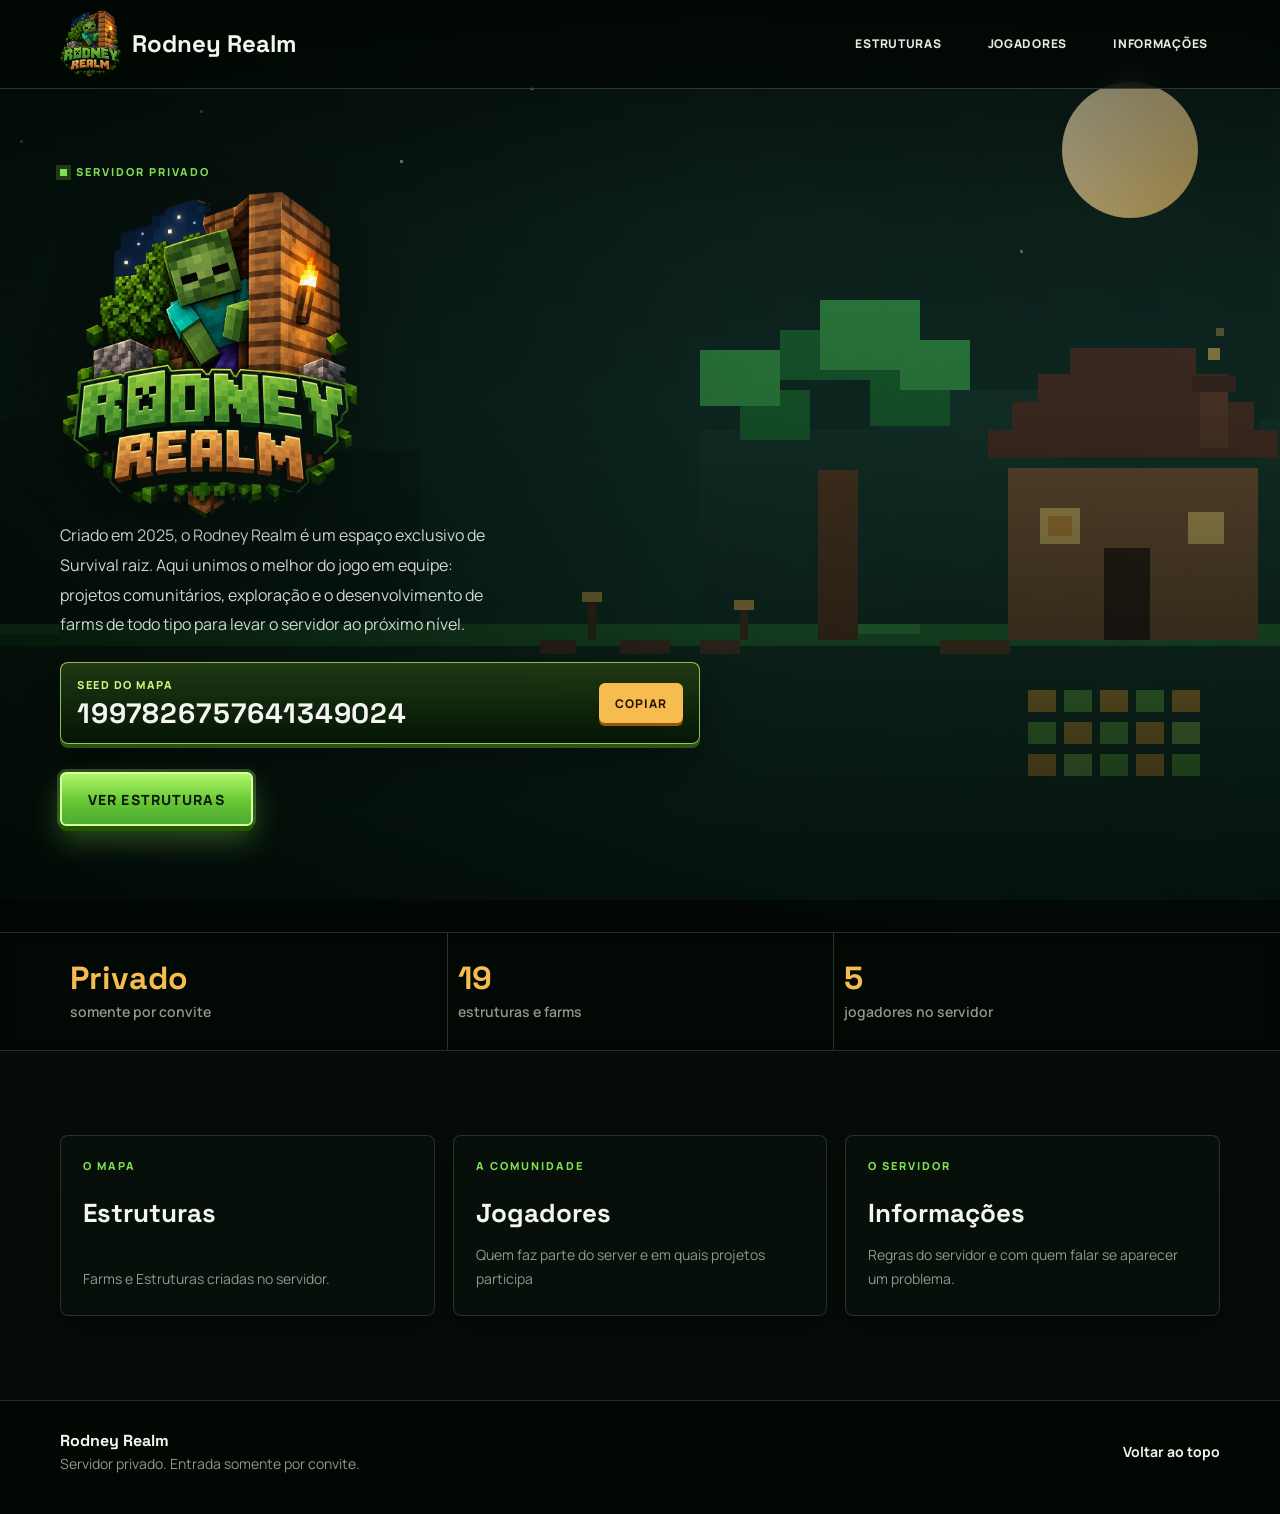
<file: index.html>
<!DOCTYPE html>
<html lang="pt-BR">
<head>
  <meta charset="utf-8">
  <meta name="viewport" content="width=device-width, initial-scale=1">
  <title>Rodney Realm · Survival</title>
  <meta name="description" content="Rodney Realm é um servidor privado de Minecraft, somente survival. A entrada é por convite.">
  <meta name="theme-color" content="#17211c">
  <meta property="og:title" content="Rodney Realm">
  <meta property="og:description" content="Servidor privado de Minecraft, exclusivo de survival. Entrada só por convite.">
  <meta property="og:type" content="website">
  <link rel="icon" href="images/logo.png" type="image/png">
  <link rel="preconnect" href="https://fonts.googleapis.com">
  <link rel="preconnect" href="https://fonts.gstatic.com" crossorigin>
  <link href="https://fonts.googleapis.com/css2?family=Manrope:wght@500;600;700;800&family=Space+Grotesk:wght@500;600;700&display=swap" rel="stylesheet">
  <link rel="stylesheet" href="css/styles.css">
</head>
<body data-page="home">
  <div class="site-backdrop" aria-hidden="true">
    <video class="backdrop-video" autoplay muted loop playsinline poster="images/hero.svg">
      <source src="video_fundo.mp4" type="video/mp4">
    </video>
  </div>
  <a class="skip-link" href="#topo">Ir para o conteúdo</a>

  <header class="site-header" data-lock>
    <div class="container header-inner">
      <a class="brand" href="#topo">
        <img class="brand-logo" alt="" hidden>
        <span class="brand-mark" aria-hidden="true"><i></i><i></i><i></i><i></i><i></i><i></i><i></i><i></i><i></i></span>
        <span class="brand-name">Rodney Realm</span>
      </a>
      <button class="nav-toggle" id="nav-toggle" type="button" aria-expanded="false" aria-controls="site-nav">Menu</button>
      <nav class="site-nav" id="site-nav" aria-label="Seções">
        <a class="nav-link" href="estruturas.html">Estruturas</a>
        <a class="nav-link" href="jogadores.html">Jogadores</a>
        <a class="nav-link" href="informacoes.html">Informações</a>
      </nav>
    </div>
  </header>

  <main data-lock>
    <section class="hero" id="topo">
      <div class="container hero-content">
        <p class="eyebrow"><span class="eyebrow-dot" aria-hidden="true"></span> Servidor privado</p>
        <img class="hero-logo" src="images/logo.png" alt="" onerror="this.remove()">
        <h1>Rodney Realm</h1>
        <p class="hero-copy">Criado em 2025, o Rodney Realm é um espaço exclusivo de Survival raiz. Aqui unimos o melhor do jogo em equipe: projetos comunitários, exploração e o desenvolvimento de farms de todo tipo para levar o servidor ao próximo nível.</p>
        <div class="seed-slot"></div>
        <div class="hero-actions">
          <a class="pixel-button" href="estruturas.html">Ver estruturas</a>
        </div>
        <div class="hero-meta" id="hero-meta"></div>
      </div>
    </section>

    <section class="community-band" aria-label="Resumo do servidor">
      <div class="container band-inner">
        <div class="stat">
          <strong>Privado</strong>
          <span>somente por convite</span>
        </div>
        <div class="stat">
          <strong id="stat-projects">0</strong>
          <span>estruturas e farms</span>
        </div>
        <div class="stat">
          <strong id="stat-players">0</strong>
          <span>jogadores no servidor</span>
        </div>
      </div>
    </section>

    <section class="section" aria-label="Telas do servidor">
      <div class="container">
        <div class="gate-grid">
          <a class="gate-card" href="estruturas.html">
            <p class="section-kicker">O mapa</p>
            <h2>Estruturas</h2>
            <p>Farms e Estruturas criadas no servidor.</p>
          </a>
          <a class="gate-card" href="jogadores.html">
            <p class="section-kicker">A comunidade</p>
            <h2>Jogadores</h2>
            <p>Quem faz parte do server e em quais projetos participa</p>
          </a>
          <a class="gate-card" href="informacoes.html">
            <p class="section-kicker">O servidor</p>
            <h2>Informações</h2>
            <p>Regras do servidor e com quem falar se aparecer um problema.</p>
          </a>
        </div>
      </div>
    </section>
  </main>

  <footer class="site-footer" data-lock>
    <div class="container footer-inner">
      <div>
        <p class="footer-brand">Rodney Realm</p>
        <p>Servidor privado. Entrada somente por convite.</p>
      </div>
      <a href="#topo">Voltar ao topo</a>
    </div>
  </footer>

  <script src="js/data.js"></script>
  <script src="js/app.js"></script>
</body>
</html>
</file>
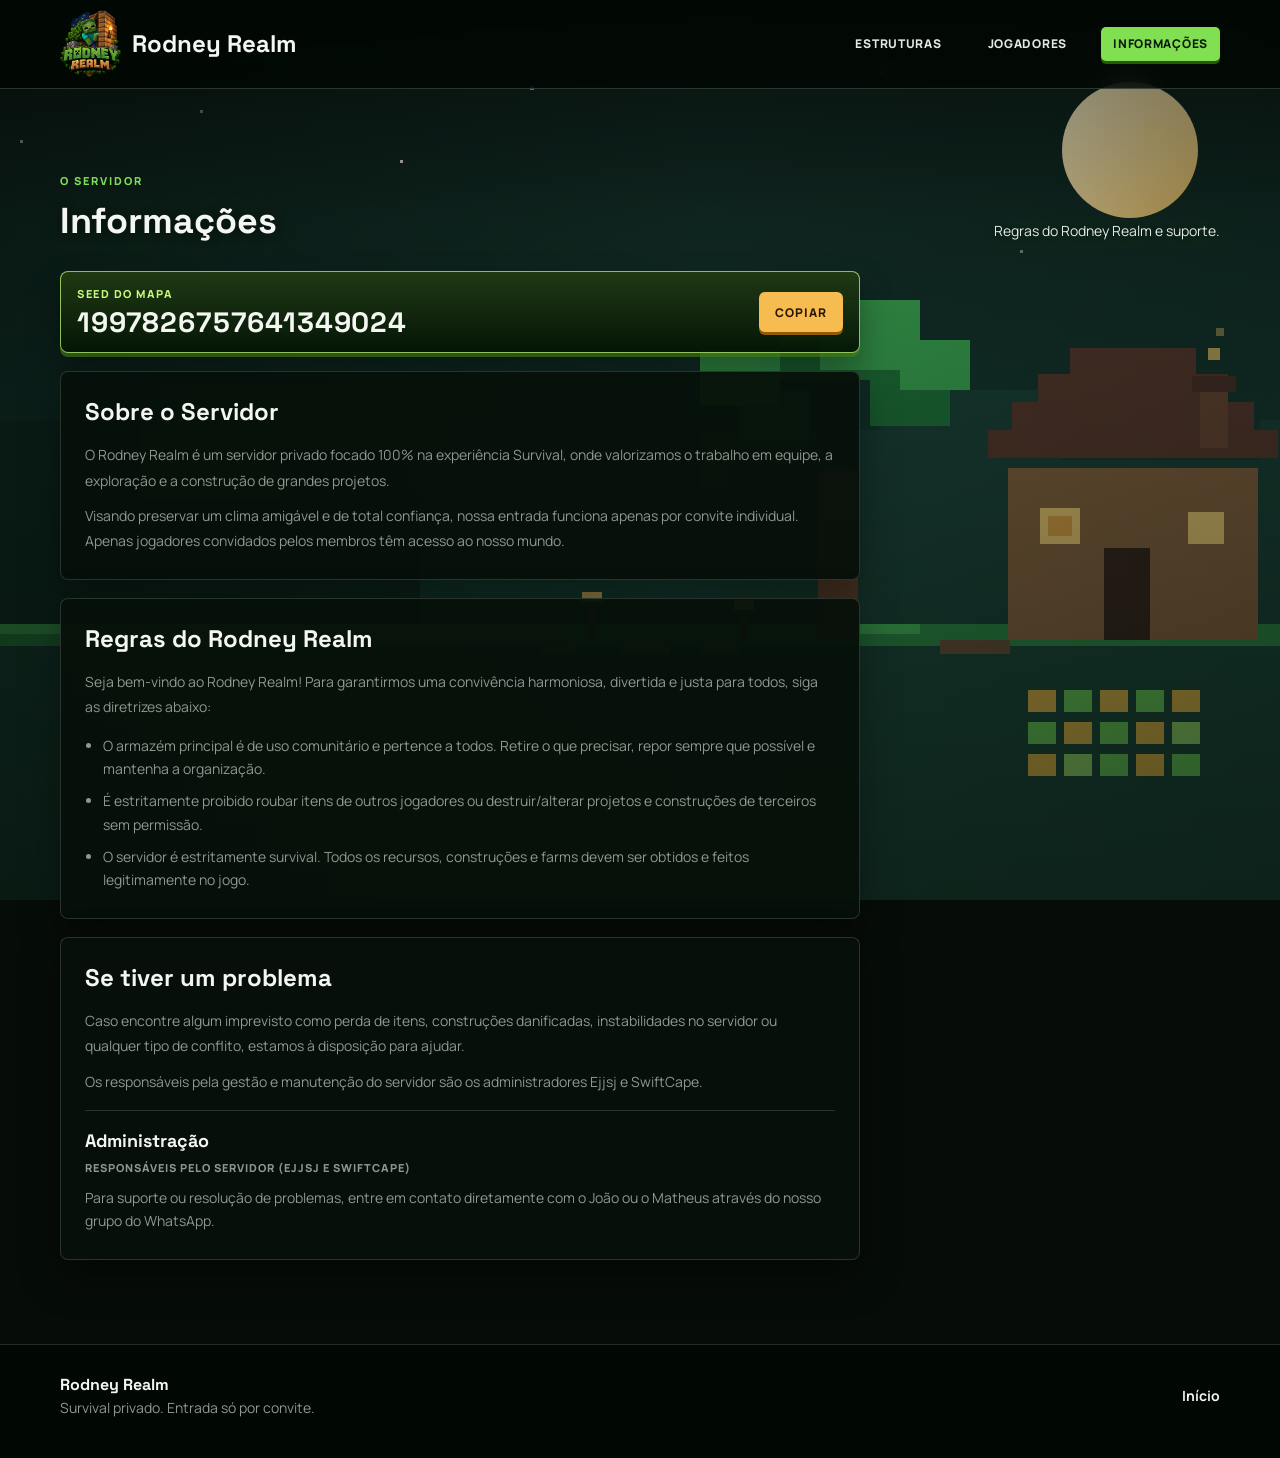
<file: informacoes.html>
<!DOCTYPE html>
<html lang="pt-BR">
<head>
  <meta charset="utf-8">
  <meta name="viewport" content="width=device-width, initial-scale=1">
  <title>Informações · Rodney Realm</title>
  <meta name="description" content="Regras do Rodney Realm e com quem falar se aparecer um problema.">
  <meta name="theme-color" content="#17211c">
  <link rel="icon" href="images/logo.png" type="image/png">
  <link rel="preconnect" href="https://fonts.googleapis.com">
  <link rel="preconnect" href="https://fonts.gstatic.com" crossorigin>
  <link href="https://fonts.googleapis.com/css2?family=Manrope:wght@500;600;700;800&family=Space+Grotesk:wght@500;600;700&display=swap" rel="stylesheet">
  <link rel="stylesheet" href="css/styles.css">
</head>
<body data-page="informacoes">
  <div class="site-backdrop" aria-hidden="true">
    <video class="backdrop-video" autoplay muted loop playsinline poster="images/hero.svg">
      <source src="video_fundo.mp4" type="video/mp4">
    </video>
  </div>
  <a class="skip-link" href="#conteudo">Ir para as informações</a>

  <header class="site-header" data-lock>
    <div class="container header-inner">
      <a class="brand" href="index.html">
        <img class="brand-logo" alt="" hidden>
        <span class="brand-mark" aria-hidden="true"><i></i><i></i><i></i><i></i><i></i><i></i><i></i><i></i><i></i></span>
        <span class="brand-name">Rodney Realm</span>
      </a>
      <button class="nav-toggle" id="nav-toggle" type="button" aria-expanded="false" aria-controls="site-nav">Menu</button>
      <nav class="site-nav" id="site-nav" aria-label="Seções">
        <a class="nav-link" href="estruturas.html">Estruturas</a>
        <a class="nav-link" href="jogadores.html">Jogadores</a>
        <a class="nav-link active" href="informacoes.html" aria-current="page">Informações</a>
      </nav>
    </div>
  </header>

  <main data-lock>
    <section class="section" id="conteudo">
      <div class="container">
        <div class="section-head">
          <div>
            <p class="section-kicker">O servidor</p>
            <h1 class="section-title">Informações</h1>
          </div>
          <p class="section-intro">Regras do Rodney Realm e suporte.</p>
        </div>
        <div class="seed-slot"></div>
        <div class="info-list" id="info-list"></div>
      </div>
    </section>
  </main>

  <footer class="site-footer" data-lock>
    <div class="container footer-inner">
      <div>
        <p class="footer-brand">Rodney Realm</p>
        <p>Survival privado. Entrada só por convite.</p>
      </div>
      <a href="index.html">Início</a>
    </div>
  </footer>

  <script src="js/data.js"></script>
  <script src="js/app.js"></script>
</body>
</html>
</file>
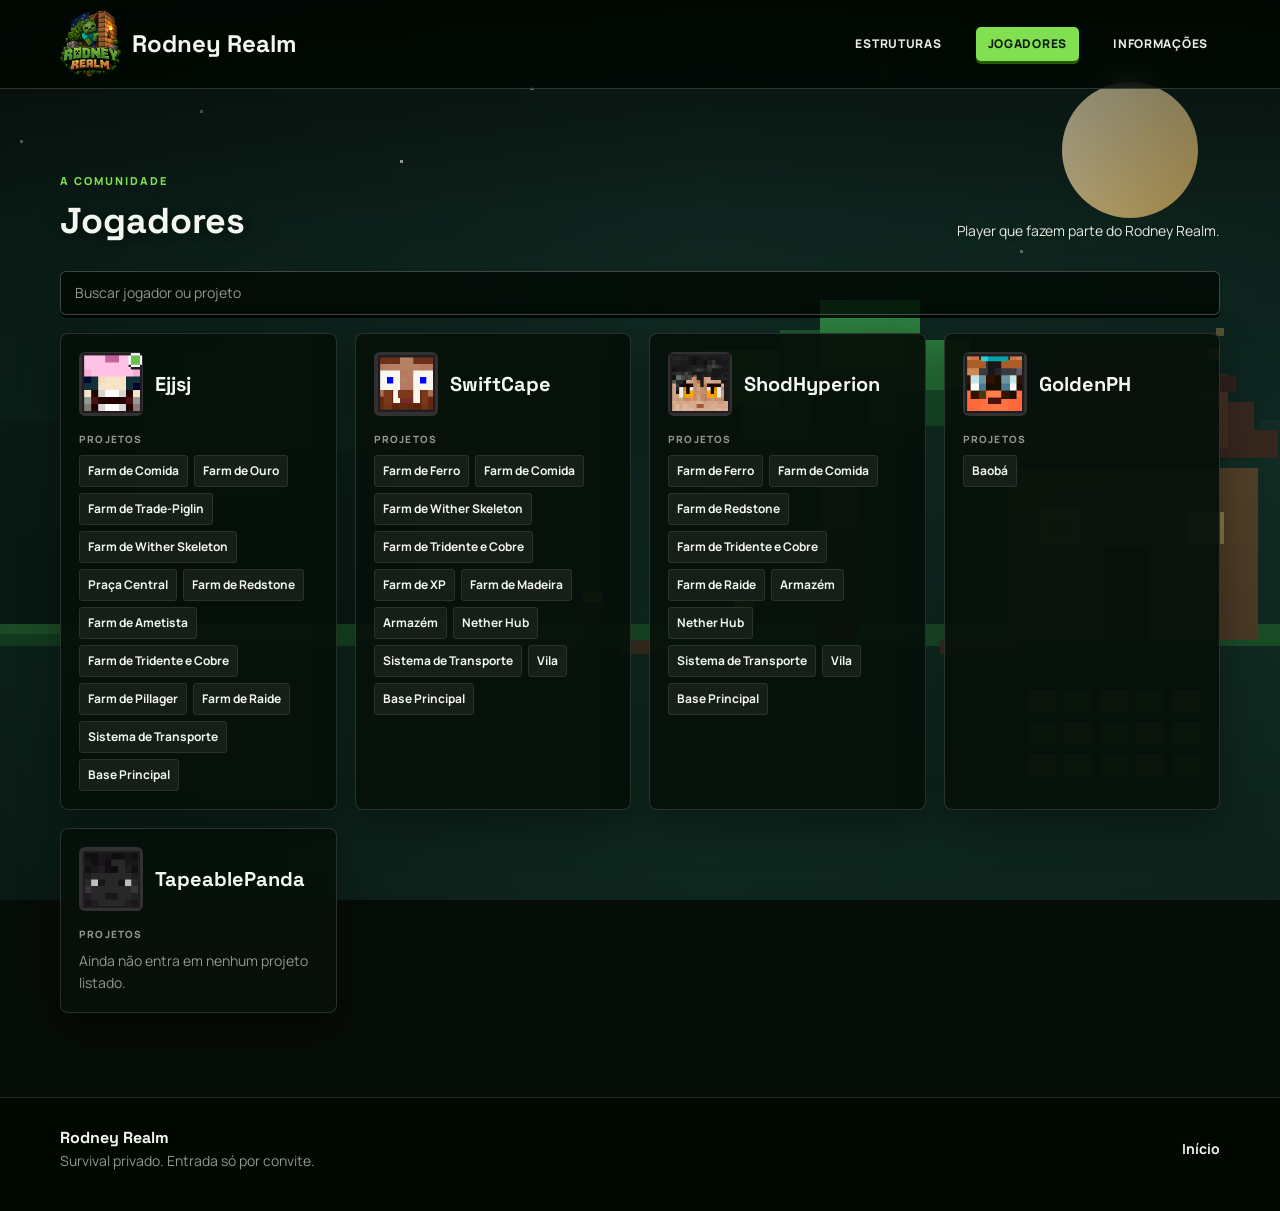
<file: jogadores.html>
<!DOCTYPE html>
<html lang="pt-BR">
<head>
  <meta charset="utf-8">
  <meta name="viewport" content="width=device-width, initial-scale=1">
  <title>Jogadores · Rodney Realm</title>
  <meta name="description" content="Jogadores convidados do Rodney Realm e os projetos de cada um.">
  <meta name="theme-color" content="#17211c">
  <link rel="icon" href="images/logo.png" type="image/png">
  <link rel="preconnect" href="https://fonts.googleapis.com">
  <link rel="preconnect" href="https://fonts.gstatic.com" crossorigin>
  <link href="https://fonts.googleapis.com/css2?family=Manrope:wght@500;600;700;800&family=Space+Grotesk:wght@500;600;700&display=swap" rel="stylesheet">
  <link rel="stylesheet" href="css/styles.css">
</head>
<body data-page="jogadores">
  <div class="site-backdrop" aria-hidden="true">
    <video class="backdrop-video" autoplay muted loop playsinline poster="images/hero.svg">
      <source src="video_fundo.mp4" type="video/mp4">
    </video>
  </div>
  <a class="skip-link" href="#conteudo">Ir para os jogadores</a>

  <header class="site-header" data-lock>
    <div class="container header-inner">
      <a class="brand" href="index.html">
        <img class="brand-logo" alt="" hidden>
        <span class="brand-mark" aria-hidden="true"><i></i><i></i><i></i><i></i><i></i><i></i><i></i><i></i><i></i></span>
        <span class="brand-name">Rodney Realm</span>
      </a>
      <button class="nav-toggle" id="nav-toggle" type="button" aria-expanded="false" aria-controls="site-nav">Menu</button>
      <nav class="site-nav" id="site-nav" aria-label="Seções">
        <a class="nav-link" href="estruturas.html">Estruturas</a>
        <a class="nav-link active" href="jogadores.html" aria-current="page">Jogadores</a>
        <a class="nav-link" href="informacoes.html">Informações</a>
      </nav>
    </div>
  </header>

  <main data-lock>
    <section class="section" id="conteudo">
      <div class="container">
        <div class="section-head">
          <div>
            <p class="section-kicker">A comunidade</p>
            <h1 class="section-title">Jogadores</h1>
          </div>
          <p class="section-intro">Player que fazem parte do Rodney Realm.</p>
        </div>
        <div class="toolbar">
          <label class="search">
            <span class="sr-only">Buscar jogador</span>
            <input id="search" type="search" placeholder="Buscar jogador ou projeto" autocomplete="off">
          </label>
        </div>
        <div class="player-grid" id="player-grid"></div>
      </div>
    </section>
  </main>

  <footer class="site-footer" data-lock>
    <div class="container footer-inner">
      <div>
        <p class="footer-brand">Rodney Realm</p>
        <p>Survival privado. Entrada só por convite.</p>
      </div>
      <a href="index.html">Início</a>
    </div>
  </footer>

  <script src="js/data.js"></script>
  <script src="js/app.js"></script>
</body>
</html>
</file>
<file: css/styles.css>
/* Sistema visual do Rodney Realm.
   Tokens e componentes vieram do CSS de referência, em CSS puro
   para o site continuar estático no GitHub Pages. */

:root {
  --font-sans: "Manrope", "Segoe UI", sans-serif;
  --font-display: "Space Grotesk", "Segoe UI", sans-serif;
  --background: oklch(.145 .015 155);
  --foreground: oklch(.97 .008 130);
  --primary: oklch(.82 .2 137);
  --primary-foreground: oklch(.2 .035 145);
  --secondary: oklch(.225 .019 155);
  --card: oklch(.19 .016 155);
  --muted-foreground: oklch(.67 .017 150);
  --border: oklch(.31 .018 155);
  --gold: oklch(.83 .14 80);
  --overlay: oklch(.105 .025 155);
  --hero-shade: linear-gradient(90deg, oklch(.105 .025 155 / .5), oklch(.105 .025 155 / .12) 62%, transparent);
  --hero-fade: linear-gradient(0deg, oklch(.105 .025 155 / .55), transparent 62%);
  --shadow-primary: 0 5px 0 oklch(.4 .13 137), 0 0 0 3px oklch(.82 .2 137 / .28), 0 14px 28px oklch(.82 .2 137 / .32);
  --radius-md: 6px;
  --radius-lg: 8px;
}

* { box-sizing: border-box; border-color: var(--border); }

html { scroll-behavior: smooth; scroll-padding-top: 100px; }

body {
  margin: 0;
  min-height: 100vh;
  background: var(--background);
  color: var(--foreground);
  font-family: var(--font-sans);
  font-size: 14px;
  line-height: 1.5;
  -webkit-font-smoothing: antialiased;
  overflow-x: clip;
}

h1, h2, h3, p { margin: 0; }

h1, h2, h3 { font-family: var(--font-display); letter-spacing: 0; }

button, input { font-family: inherit; }

button, a { -webkit-tap-highlight-color: transparent; }

::selection { background: var(--primary); color: var(--primary-foreground); }

:focus-visible { outline: 2px solid var(--primary); outline-offset: 3px; }

img { max-width: 100%; }

[hidden] { display: none !important; }

body.lock { overflow: hidden; }

.sr-only {
  position: absolute;
  width: 1px;
  height: 1px;
  padding: 0;
  margin: -1px;
  overflow: hidden;
  clip: rect(0, 0, 0, 0);
  white-space: nowrap;
  border: 0;
}

.skip-link {
  position: absolute;
  left: 16px;
  top: -48px;
  z-index: 80;
  background: var(--primary);
  color: var(--primary-foreground);
  font-weight: 800;
  text-decoration: none;
  padding: 8px 12px;
  border-radius: 5px;
}

.skip-link:focus { top: 12px; }

.site-backdrop {
  position: fixed;
  inset: 0;
  z-index: 0;
  pointer-events: none;
  background: #10211c;
}

.backdrop-video {
  width: 100%;
  height: 100%;
  object-fit: cover;
  object-position: center 48%;
}

.site-backdrop::after {
  content: "";
  position: absolute;
  inset: 0;
  background:
    linear-gradient(90deg, oklch(.105 .025 155 / .5), oklch(.105 .025 155 / .22) 55%, oklch(.105 .025 155 / .32)),
    linear-gradient(180deg, oklch(.105 .025 155 / .35), transparent 24%, oklch(.105 .025 155 / .4));
}

.site-header,
main,
.site-footer { position: relative; z-index: 1; }

.site-header {
  min-height: 88px;
  height: auto;
  border-bottom: 1px solid oklch(.85 .015 155 / .22);
  background: oklch(.105 .025 155 / .72);
  backdrop-filter: blur(12px);
  position: sticky;
  top: 0;
  z-index: 40;
}

.container { width: min(1160px, calc(100% - 80px)); margin-inline: auto; }

.header-inner { min-height: 88px; height: auto; display: flex; align-items: center; gap: 22px; padding-block: 8px; }

.brand {
  font-family: var(--font-display);
  font-size: 24px;
  font-weight: 800;
  display: flex;
  align-items: center;
  gap: 11px;
  color: inherit;
  text-decoration: none;
  flex-shrink: 1;
  min-width: 0;
  position: relative;
}

.brand-logo {
  height: 68px;
  width: auto;
  max-width: 76px;
  object-fit: contain;
  flex-shrink: 0;
}

.brand-logo[hidden] { display: none !important; }

.brand-name { min-width: 0; }

.brand-mark {
  display: grid;
  grid-template-columns: repeat(3, 7px);
  grid-template-rows: repeat(3, 7px);
  gap: 2px;
  transform: rotate(-8deg);
}

.brand-mark i { background: var(--primary); display: block; }

.brand-mark i:nth-child(5),
.brand-mark i:nth-child(7) { opacity: .4; }

.site-nav { display: flex; align-items: center; gap: 22px; margin-left: auto; }

.nav-link {
  color: oklch(.93 .01 140);
  font-weight: 800;
  text-decoration: none;
  text-transform: uppercase;
  letter-spacing: .06em;
  font-size: 12px;
  padding: 8px 12px;
  border-radius: 5px;
  transition: color .2s, background .2s, transform .2s;
}

.nav-link:hover { color: var(--primary); }

.nav-link.active {
  color: var(--primary-foreground);
  background: var(--primary);
  box-shadow: 0 3px 0 oklch(.42 .13 137);
}

.nav-toggle {
  display: none;
  margin-left: auto;
  height: 42px;
  padding: 0 14px;
  border-radius: 6px;
  border: 2px solid oklch(.96 .14 125);
  background: linear-gradient(180deg, oklch(.9 .19 132), oklch(.7 .2 137));
  color: var(--primary-foreground);
  font-weight: 800;
  letter-spacing: .06em;
  text-transform: uppercase;
  cursor: pointer;
  box-shadow: 0 3px 0 oklch(.4 .13 137);
}

.header-cta { flex-shrink: 0; }

.pixel-button {
  border: 2px solid oklch(.96 .14 125);
  border-radius: 6px;
  height: 54px;
  padding-inline: 26px;
  font-weight: 800;
  font-size: 14px;
  letter-spacing: .08em;
  text-transform: uppercase;
  box-shadow: var(--shadow-primary);
  transition: transform .2s, box-shadow .2s, filter .2s;
  background: linear-gradient(180deg, oklch(.9 .19 132), oklch(.74 .2 137) 55%, oklch(.66 .18 140));
  color: var(--primary-foreground);
  display: inline-flex;
  align-items: center;
  justify-content: center;
  text-decoration: none;
  cursor: pointer;
}

.pixel-button:hover {
  transform: translateY(-3px);
  color: var(--primary-foreground);
  filter: brightness(1.06);
  box-shadow: 0 8px 0 oklch(.4 .13 137), 0 0 0 4px oklch(.82 .2 137 / .35), 0 18px 36px oklch(.82 .2 137 / .4);
}

.pixel-button:active { transform: translateY(3px); box-shadow: 0 2px 0 oklch(.4 .13 137); }

.hero { position: relative; min-height: 625px; overflow: hidden; background: transparent; }

.hero-image,
.hero-video {
  position: absolute;
  inset: 0;
  width: 100%;
  height: 100%;
  object-fit: cover;
  object-position: center 48%;
  color: transparent;
  z-index: 0;
}

.hero::before {
  content: "";
  position: absolute;
  inset: 0;
  background: var(--hero-shade);
  z-index: 1;
}

.hero::after {
  content: "";
  position: absolute;
  inset: 0;
  background: var(--hero-fade);
  z-index: 1;
  pointer-events: none;
}

.hero-content { position: relative; z-index: 2; padding-top: 75px; padding-bottom: 75px; }

.eyebrow {
  display: flex;
  align-items: center;
  gap: 9px;
  font-size: 11px;
  font-weight: 800;
  text-transform: uppercase;
  letter-spacing: 2px;
  color: var(--primary);
}

.eyebrow-dot {
  width: 7px;
  height: 7px;
  background: var(--primary);
  box-shadow: 0 0 0 4px oklch(.82 .2 137 / .22);
}

.hero h1 { font-size: clamp(40px, 6vw, 72px); line-height: 1.08; font-weight: 800; margin: 22px 0; max-width: 680px; }

.hero-logo {
  display: block;
  width: min(300px, 78vw);
  height: auto;
  margin: 8px 0 0;
  filter: drop-shadow(0 16px 28px oklch(0 0 0 / .45));
}

.hero-content:has(.hero-logo) h1 {
  position: absolute;
  width: 1px;
  height: 1px;
  padding: 0;
  margin: -1px;
  overflow: hidden;
  clip: rect(0, 0, 0, 0);
  white-space: nowrap;
  border: 0;
}

.hero-copy { max-width: 440px; font-size: 16px; line-height: 1.85; color: oklch(.87 .012 150); }

.hero-actions {
  display: flex;
  flex-wrap: wrap;
  align-items: center;
  gap: 12px;
  margin-top: 28px;
}

.server-address {
  display: flex;
  align-items: center;
  gap: 13px;
  border: 1px solid oklch(.85 .015 155 / .25);
  background: oklch(.15 .02 155 / .62);
  padding: 0 17px;
  height: 51px;
  border-radius: 5px;
  min-width: min(100%, 280px);
  backdrop-filter: blur(8px);
}

.address-label {
  font-size: 10px;
  font-weight: 800;
  letter-spacing: 1.4px;
  color: var(--gold);
}

.server-address code {
  font-family: var(--font-display);
  font-size: 16px;
  font-weight: 700;
  overflow: hidden;
  text-overflow: ellipsis;
  white-space: nowrap;
}

.copy-button {
  margin-left: auto;
  border: 0;
  background: var(--gold);
  color: oklch(.22 .05 70);
  font-weight: 800;
  letter-spacing: .06em;
  text-transform: uppercase;
  font-size: 12px;
  cursor: pointer;
  height: 34px;
  padding: 0 12px;
  border-radius: 5px;
  box-shadow: 0 3px 0 oklch(.52 .11 70);
}

.copy-button:hover { transform: translateY(-1px); }

.seed-slot { margin-top: 22px; }

.seed-banner {
  display: flex;
  align-items: center;
  justify-content: space-between;
  flex-wrap: wrap;
  gap: 12px 16px;
  max-width: 640px;
  padding: 14px 16px;
  border-radius: 8px;
  border: 1px solid oklch(.9 .16 128 / .75);
  background: linear-gradient(180deg, oklch(.32 .07 136 / .96), oklch(.18 .04 145 / .96));
  box-shadow: 0 4px 0 oklch(.55 .15 136 / .6), 0 16px 32px oklch(0 0 0 / .35);
}

.seed-banner span {
  display: block;
  font-size: 11px;
  font-weight: 800;
  letter-spacing: .14em;
  text-transform: uppercase;
  color: oklch(.92 .16 128);
}

.seed-banner strong {
  display: block;
  margin-top: 4px;
  font-family: var(--font-display);
  font-size: clamp(18px, 4vw, 28px);
  font-weight: 700;
  letter-spacing: .03em;
  line-height: 1.15;
  overflow-wrap: anywhere;
}

.seed-copy {
  flex-shrink: 0;
  border: 0;
  background: var(--gold);
  color: oklch(.22 .05 70);
  font-weight: 800;
  letter-spacing: .08em;
  text-transform: uppercase;
  font-size: 12px;
  cursor: pointer;
  height: 40px;
  padding: 0 16px;
  border-radius: 6px;
  box-shadow: 0 3px 0 oklch(.52 .11 70);
}

.seed-copy:hover { transform: translateY(-1px); }

.seed-copy:active { transform: translateY(2px); box-shadow: 0 1px 0 oklch(.52 .11 70); }

.page-info .seed-banner,
body[data-page="informacoes"] .seed-banner { max-width: 800px; margin-bottom: 18px; }

.hero-meta {
  display: flex;
  gap: 25px;
  color: oklch(.78 .018 150);
  font-size: 12px;
  margin-top: 31px;
}

.hero-meta span { display: flex; align-items: center; gap: 7px; }

.meta-mark { width: 8px; height: 8px; background: var(--primary); display: block; }

.hero-meta span:nth-child(2) .meta-mark { background: var(--gold); }

.hero-meta span:nth-child(3) .meta-mark { background: var(--foreground); }

.community-band { border-block: 1px solid oklch(.85 .015 155 / .18); background: oklch(.12 .02 155 / .82); backdrop-filter: blur(8px); }

.band-inner { display: grid; grid-template-columns: repeat(3, 1fr); }

.stat { padding: 28px 10px; display: flex; flex-direction: column; gap: 4px; }

.stat + .stat { border-left: 1px solid var(--border); }

.stat strong {
  font-family: var(--font-display);
  font-size: 32px;
  font-weight: 700;
  color: var(--gold);
  line-height: 1.1;
}

.stat span { color: var(--muted-foreground); font-weight: 600; }

.section { padding: 84px 0; }

.section-kicker {
  color: var(--primary);
  font-size: 11px;
  font-weight: 800;
  letter-spacing: 2px;
  text-transform: uppercase;
  margin-bottom: 10px;
}

.section-title { font-size: 36px; font-weight: 700; line-height: 1.2; text-shadow: 0 2px 18px oklch(.05 .02 155 / .9); }

.hero h1 { text-shadow: 0 3px 22px oklch(.05 .02 155 / .9); }

.section-head {
  display: flex;
  justify-content: space-between;
  align-items: flex-end;
  gap: 28px;
  margin-bottom: 28px;
}

.section-intro { max-width: 420px; color: oklch(.93 .012 145); line-height: 1.7; text-shadow: 0 1px 12px oklch(.05 .02 155 / .85); }

.demo-banner {
  border: 1px solid color-mix(in oklch, var(--gold) 42%, var(--border));
  background: var(--card);
  border-radius: 8px;
  padding: 16px 18px;
  margin-bottom: 22px;
  line-height: 1.65;
  color: var(--muted-foreground);
}

.demo-banner strong { color: var(--gold); font-family: var(--font-display); font-weight: 700; }

.demo-banner code { font-family: var(--font-display); color: var(--foreground); }

.noscript {
  margin: 0;
  padding: 14px 0;
  color: var(--gold);
}

.toolbar {
  display: flex;
  justify-content: space-between;
  align-items: center;
  gap: 16px;
  flex-wrap: wrap;
  margin-bottom: 18px;
}

.filter-bar { display: flex; flex-wrap: wrap; gap: 8px; }

.filter-chip {
  border: 1px solid oklch(.85 .015 155 / .3);
  background: oklch(.12 .02 155 / .72);
  color: var(--foreground);
  border-radius: 6px;
  height: 40px;
  padding: 0 14px;
  font-weight: 800;
  font-size: 11px;
  letter-spacing: .05em;
  text-transform: uppercase;
  cursor: pointer;
  box-shadow: 0 3px 0 oklch(.06 .02 155 / .85);
}

.filter-chip span { opacity: .7; margin-left: 6px; }

.filter-chip.active {
  background: linear-gradient(180deg, oklch(.9 .19 132), oklch(.72 .2 137));
  color: var(--primary-foreground);
  border-color: oklch(.96 .14 125);
  box-shadow: 0 3px 0 oklch(.4 .13 137), 0 0 16px oklch(.82 .2 137 / .35);
}

.search { display: block; flex: 1 1 220px; min-width: min(100%, 220px); max-width: 100%; }

.search input {
  width: 100%;
  height: 44px;
  min-width: 0;
  border-radius: 6px;
  border: 1px solid oklch(.85 .015 155 / .3);
  background: oklch(.12 .02 155 / .8);
  color: var(--foreground);
  padding: 0 14px;
  font-size: 14px;
  box-shadow: 0 3px 0 oklch(.06 .02 155 / .85);
}

.search input::placeholder { color: var(--muted-foreground); }

.result-count { color: var(--muted-foreground); font-size: 12px; font-weight: 700; margin: 0 0 14px; }

.card-grid { display: grid; grid-template-columns: repeat(3, 1fr); gap: 18px; }

.mode-card {
  background: oklch(.16 .018 155 / .94);
  border: 1px solid oklch(.85 .015 155 / .18);
  border-radius: 8px;
  overflow: hidden;
  transition: transform .25s, border-color .25s, box-shadow .25s;
  color: inherit;
  text-decoration: none;
  display: flex;
  flex-direction: column;
  box-shadow: 0 16px 40px oklch(0 0 0 / .35);
}

.mode-card:hover { transform: translateY(-5px); border-color: var(--primary); }

.mode-art { height: 190px; position: relative; overflow: hidden; background: #143028; }

.mode-art img,
.mode-art video {
  position: absolute;
  inset: 0;
  width: 100%;
  height: 100%;
  object-fit: cover;
  transition: transform .5s;
}

.mode-card:hover .mode-art img,
.mode-card:hover .mode-art video { transform: scale(1.06); }

.mode-art::after {
  position: absolute;
  content: "";
  inset: 0;
  background: linear-gradient(0deg, var(--card), transparent 70%);
  pointer-events: none;
}

.mode-tag {
  position: absolute;
  top: 16px;
  left: 16px;
  z-index: 1;
  font-size: 10px;
  letter-spacing: 1px;
  font-weight: 800;
  padding: 6px 9px;
  background: var(--background);
  border: 1px solid var(--border);
  border-radius: 3px;
  text-transform: uppercase;
}

.mode-tag.example { left: auto; right: 16px; color: var(--gold); }

.mode-tag.video-tag { left: auto; right: 16px; color: var(--primary); }

.mode-body { padding: 2px 18px 18px; display: flex; flex-direction: column; flex: 1; }

.card-meta {
  display: flex;
  justify-content: space-between;
  gap: 10px;
  align-items: center;
}

.dim {
  color: var(--gold);
  letter-spacing: .06em;
  text-transform: uppercase;
  font-size: 11px;
  font-weight: 800;
}

.status { font-size: 11px; font-weight: 800; letter-spacing: .06em; text-transform: uppercase; color: var(--muted-foreground); }

.status[data-status="Ativa"],
.status[data-status="Pronta"] { color: var(--primary); }

.status[data-status="Em construção"],
.status[data-status="Em andamento"] { color: var(--gold); }

.mode-body h3 { font-size: 22px; font-weight: 700; margin-top: 8px; }

.coords-badge,
.coords-banner {
  display: flex;
  align-items: baseline;
  justify-content: space-between;
  flex-wrap: wrap;
  gap: 8px 12px;
  margin-top: 12px;
  padding: 9px 12px;
  border-radius: 6px;
  border: 1px solid oklch(.9 .16 128 / .7);
  background: linear-gradient(180deg, oklch(.32 .07 136 / .95), oklch(.2 .045 145 / .96));
  box-shadow: 0 3px 0 oklch(.62 .16 136 / .55), 0 10px 24px oklch(0 0 0 / .28);
}

.coords-badge span,
.coords-banner dt {
  font-size: 10px;
  font-weight: 800;
  letter-spacing: .1em;
  text-transform: uppercase;
  color: oklch(.92 .16 128);
}

.coords-badge strong,
.coords-banner dd {
  margin: 0;
  font-family: var(--font-display);
  font-size: 15px;
  font-weight: 700;
  letter-spacing: .02em;
  color: var(--foreground);
  text-align: right;
  overflow-wrap: anywhere;
}

.coords-badge.pending strong,
.coords-banner.pending dd { color: var(--gold); }

.mode-body .summary {
  color: var(--muted-foreground);
  line-height: 1.65;
  margin-top: 8px;
  display: -webkit-box;
  -webkit-line-clamp: 3;
  -webkit-box-orient: vertical;
  overflow: hidden;
}

.card-foot { display: flex; align-items: center; gap: 10px; margin-top: auto; padding-top: 16px; }

.avatar-stack { display: flex; flex-shrink: 0; }

.avatar-stack img {
  width: 26px;
  height: 26px;
  border-radius: 4px;
  object-fit: cover;
  image-rendering: pixelated;
  border: 2px solid var(--card);
  margin-left: -7px;
  background: var(--secondary);
}

.avatar-stack img:first-child { margin-left: 0; }

.member-names {
  color: var(--muted-foreground);
  font-size: 12px;
  font-weight: 600;
  white-space: nowrap;
  overflow: hidden;
  text-overflow: ellipsis;
}

.player-grid { display: grid; grid-template-columns: repeat(4, 1fr); gap: 18px; }

.player-card {
  background: oklch(.16 .018 155 / .94);
  border: 1px solid oklch(.85 .015 155 / .18);
  border-radius: 8px;
  padding: 18px;
  display: flex;
  flex-direction: column;
  gap: 16px;
  scroll-margin-top: 110px;
  transition: transform .25s, border-color .25s;
  box-shadow: 0 16px 40px oklch(0 0 0 / .35);
}

.player-card:hover { transform: translateY(-5px); border-color: var(--primary); }

.player-id { display: flex; align-items: center; gap: 12px; }

.player-avatar {
  width: 64px;
  height: 64px;
  border-radius: 6px;
  object-fit: cover;
  image-rendering: pixelated;
  background: var(--secondary);
  flex-shrink: 0;
}

.player-card h3 { font-size: 20px; font-weight: 700; }

.role {
  color: var(--gold);
  font-size: 11px;
  font-weight: 800;
  letter-spacing: 1px;
  text-transform: uppercase;
  margin-top: 4px;
}

.mini-label {
  font-size: 10px;
  font-weight: 800;
  letter-spacing: 1.2px;
  text-transform: uppercase;
  color: var(--muted-foreground);
  margin-bottom: 8px;
}

.chip-list { display: flex; flex-wrap: wrap; gap: 6px; }

.project-chip {
  font-size: 12px;
  font-weight: 700;
  color: var(--foreground);
  background: var(--secondary);
  border: 1px solid var(--border);
  border-radius: 3px;
  padding: 6px 8px;
  text-decoration: none;
}

.project-chip:hover { border-color: var(--primary); color: var(--primary); }

.quiet { color: var(--muted-foreground); line-height: 1.6; }

.empty-state {
  grid-column: 1 / -1;
  border: 1px dashed var(--border);
  border-radius: 8px;
  padding: 48px 24px;
  text-align: center;
  color: var(--muted-foreground);
  line-height: 1.7;
}

.gate-grid { display: grid; grid-template-columns: repeat(3, 1fr); gap: 18px; }

.gate-card {
  background: oklch(.16 .018 155 / .94);
  border: 1px solid oklch(.85 .015 155 / .18);
  border-radius: 8px;
  padding: 22px 22px 24px;
  text-decoration: none;
  color: inherit;
  display: flex;
  flex-direction: column;
  gap: 10px;
  min-height: 180px;
  transition: transform .25s, border-color .25s;
  box-shadow: 0 16px 40px oklch(0 0 0 / .35);
}

.gate-card:hover { transform: translateY(-5px); border-color: var(--primary); }

.gate-card h2 { font-size: 26px; font-weight: 700; }

.gate-card p:last-child { color: var(--muted-foreground); line-height: 1.7; margin-top: auto; }

.info-list { display: flex; flex-direction: column; gap: 18px; max-width: 800px; }

.info-card {
  background: oklch(.16 .018 155 / .94);
  border: 1px solid oklch(.85 .015 155 / .18);
  border-radius: 8px;
  padding: 22px 24px 26px;
  box-shadow: 0 16px 40px oklch(0 0 0 / .35);
}

.info-card h3 { font-size: 24px; font-weight: 700; margin-bottom: 12px; }

.info-card p { color: var(--muted-foreground); line-height: 1.8; }

.info-card p + p { margin-top: 10px; }

.info-card ul { margin: 14px 0 0; padding-left: 18px; color: var(--muted-foreground); }

.info-card li { line-height: 1.7; }

.info-card li + li { margin-top: 8px; }

.contact-box {
  margin-top: 16px;
  padding-top: 16px;
  border-top: 1px solid var(--border);
}

.contact-box strong {
  display: block;
  font-family: var(--font-display);
  font-size: 18px;
  font-weight: 700;
  color: var(--foreground);
}

.contact-box .role { margin-top: 4px; }

.contact-box .note { color: var(--muted-foreground); line-height: 1.7; margin-top: 8px; }

.faq-row { border-bottom: 1px solid var(--border); }

.faq-row summary {
  cursor: pointer;
  list-style: none;
  padding: 23px 0;
  font-size: 15px;
  font-weight: 600;
  display: flex;
  justify-content: space-between;
  gap: 18px;
  align-items: center;
}

.faq-row summary::-webkit-details-marker { display: none; }

.faq-row summary svg { color: var(--primary); flex-shrink: 0; transition: transform .2s; }

.faq-row[open] summary svg { transform: rotate(45deg); }

.faq-row p { color: var(--muted-foreground); line-height: 1.8; max-width: 750px; padding-bottom: 24px; }

.site-footer { border-top: 1px solid oklch(.85 .015 155 / .18); padding: 28px 0 40px; background: oklch(.105 .025 155 / .72); backdrop-filter: blur(10px); }

.footer-inner {
  display: flex;
  justify-content: space-between;
  align-items: center;
  gap: 16px;
  flex-wrap: wrap;
  color: var(--muted-foreground);
}

.footer-brand { color: var(--foreground); font-family: var(--font-display); font-weight: 700; font-size: 16px; }

.site-footer a { color: var(--foreground); text-decoration: none; font-weight: 700; }

.site-footer a:hover { color: var(--primary); }

.dialog-backdrop {
  position: fixed;
  inset: 0;
  z-index: 50;
  background: oklch(.07 .01 155 / .8);
  display: flex;
  align-items: center;
  justify-content: center;
  padding: 24px;
  backdrop-filter: blur(6px);
}

.dialog-panel {
  width: 100%;
  max-width: 460px;
  background: var(--card);
  border: 1px solid var(--border);
  border-radius: 8px;
  padding: 30px;
  position: relative;
  box-shadow: 0 20px 70px oklch(0 0 0 / .3);
}

.project-dialog {
  max-width: 520px;
  padding: 0 0 26px;
  max-height: min(820px, calc(100vh - 48px));
  overflow: auto;
}

.dialog-hero { width: 100%; height: 220px; object-fit: cover; display: block; background: #143028; color: transparent; }

.dialog-hero[hidden] { display: none !important; }

.dialog-body { padding: 22px 30px 0; }

.dialog-close {
  position: absolute;
  top: 12px;
  right: 12px;
  width: 36px;
  height: 36px;
  border-radius: 5px;
  border: 1px solid var(--border);
  background: var(--background);
  color: var(--foreground);
  cursor: pointer;
  display: grid;
  place-items: center;
  z-index: 1;
}

.dialog-title { font-size: 30px; font-weight: 700; margin-top: 10px; line-height: 1.15; }

.dialog-copy { line-height: 1.75; color: oklch(.87 .012 150); margin-top: 12px; }

.fact-row { display: flex; flex-wrap: wrap; gap: 18px 28px; margin-top: 18px; }

.fact-row .coords-banner {
  flex: 1 0 100%;
  margin-top: 0;
  flex-direction: row;
  align-items: baseline;
  justify-content: space-between;
}

.fact-row div { display: flex; flex-direction: column; gap: 4px; }

.fact-row dt {
  font-size: 10px;
  letter-spacing: 1.2px;
  text-transform: uppercase;
  color: var(--muted-foreground);
  font-weight: 800;
}

.fact-row dd { margin: 0; font-family: var(--font-display); font-weight: 700; }

.dialog-sub { font-size: 16px; font-weight: 700; margin-top: 22px; }

.dialog-players { list-style: none; padding: 0; margin: 12px 0 0; display: flex; flex-direction: column; gap: 8px; }

.dialog-player {
  display: flex;
  align-items: center;
  gap: 12px;
  padding: 8px 10px;
  border: 1px solid var(--border);
  border-radius: 6px;
  background: var(--secondary);
  text-decoration: none;
  color: inherit;
}

.dialog-player:hover { border-color: var(--primary); }

.mini-avatar { width: 36px; height: 36px; border-radius: 4px; object-fit: cover; image-rendering: pixelated; background: var(--card); }

.missing {
  min-height: 100vh;
  display: grid;
  place-items: center;
  align-content: center;
  text-align: center;
  gap: 18px;
  padding: 48px 20px;
}

.missing h1 { font-size: 48px; max-width: 16ch; line-height: 1.1; }

@media (max-width: 980px) {
  .card-grid { grid-template-columns: repeat(2, 1fr); }
  .player-grid { grid-template-columns: repeat(2, 1fr); }
  .gate-grid { grid-template-columns: 1fr; }
  .section-head { flex-direction: column; align-items: flex-start; }
}

@media (max-width: 767px) {
  .container { width: min(1160px, calc(100% - 32px)); }
  .site-header { min-height: 72px; }
  .header-inner { min-height: 72px; gap: 12px; }
  .brand { font-size: 18px; gap: 8px; }
  .brand-logo { height: 52px; max-width: 58px; }
  .brand-name {
    position: absolute;
    width: 1px;
    height: 1px;
    padding: 0;
    margin: -1px;
    overflow: hidden;
    clip: rect(0, 0, 0, 0);
    white-space: nowrap;
    border: 0;
  }
  .nav-toggle { display: inline-flex; align-items: center; flex-shrink: 0; }
  .header-cta { display: none; }
  .site-nav {
    display: none;
    position: absolute;
    top: 100%;
    left: 0;
    right: 0;
    margin: 0;
    flex-direction: column;
    align-items: stretch;
    gap: 4px;
    padding: 10px 16px 16px;
    background: oklch(.105 .025 155 / .96);
    border-bottom: 1px solid var(--border);
  }
  .site-nav.open { display: flex; }
  .site-nav .nav-link { padding: 12px 10px; }
  .hero { min-height: 0; }
  .hero-logo { width: min(240px, 72vw); }
  .hero-content { padding-top: 36px; padding-bottom: 48px; }
  .hero-image,
  .hero-video,
  .backdrop-video { object-position: 61% center; }
  .hero-meta { gap: 16px; flex-wrap: wrap; }
  .hero-actions { flex-direction: column; align-items: stretch; }
  .hero-actions .pixel-button,
  .server-address { width: 100%; }
  .pixel-button { height: auto; min-height: 52px; padding-block: 12px; text-align: center; }
  .section { padding: 48px 0; }
  .section-title { font-size: clamp(28px, 8vw, 36px); }
  .section-intro { max-width: none; }
  .mode-art { height: 180px; }
  .band-inner { grid-template-columns: 1fr; }
  .stat { padding: 18px 8px; }
  .stat + .stat { border-left: 0; border-top: 1px solid var(--border); }
  .card-grid, .player-grid, .gate-grid { grid-template-columns: 1fr; }
  .dialog-backdrop { padding: 12px; align-items: flex-end; }
  .dialog-body { padding: 18px 18px 0; }
  .dialog-hero { height: 160px; }
  .dialog-title { font-size: 26px; }
  .project-dialog { max-height: calc(100dvh - 24px); }
  .missing h1 { font-size: 32px; }
}

@media (prefers-reduced-motion: reduce) {
  html { scroll-behavior: auto; }
  *, *::before, *::after { transition: none !important; animation: none !important; }
}
</file>
